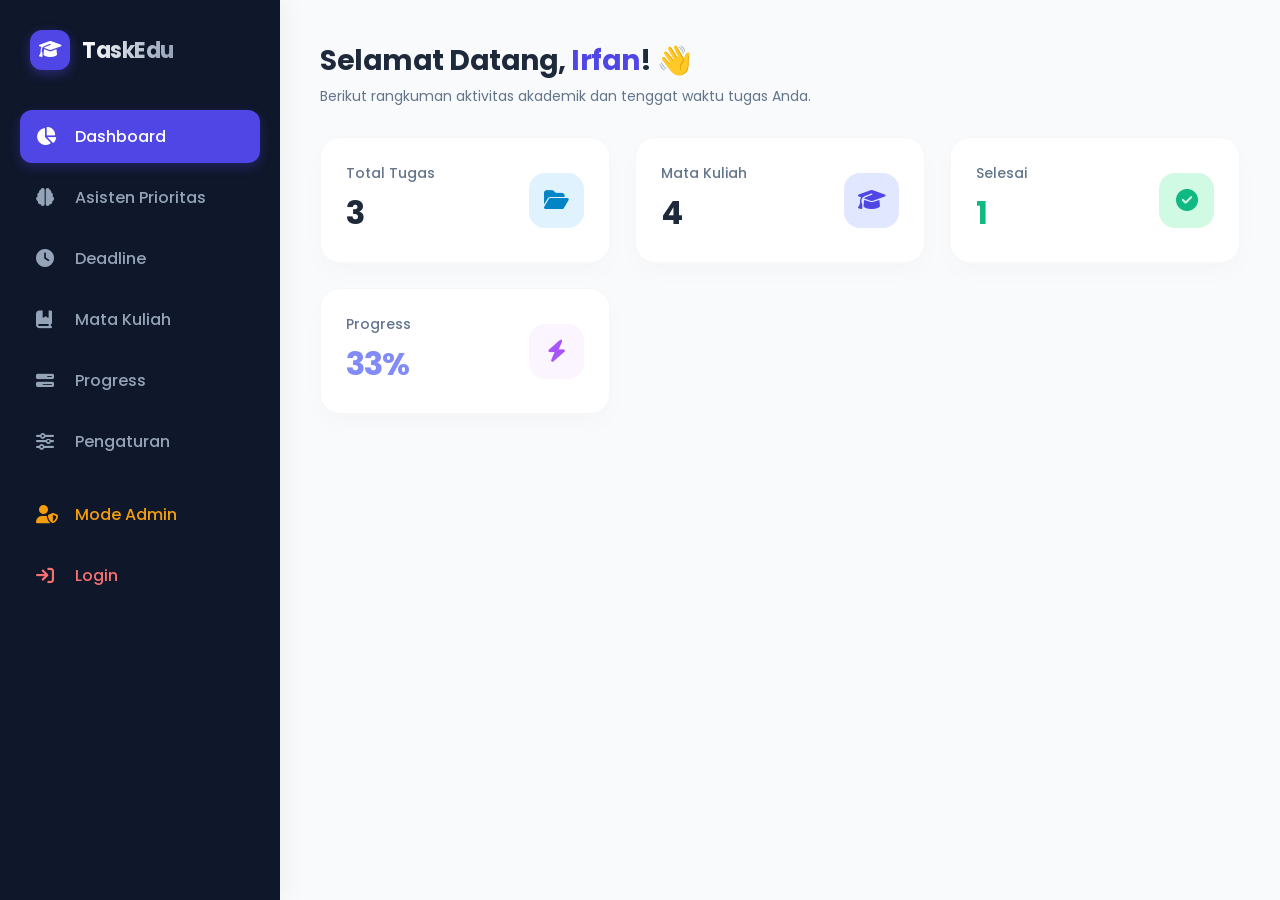
<file: index.html>
<!DOCTYPE html>
<html lang="id">
<head>
<meta charset="UTF-8">
<meta name="viewport" content="width=device-width, initial-scale=1.0">
<title>TaskEdu - Premium Student Dashboard</title>

<link href="https://fonts.googleapis.com/css2?family=Poppins:wght@300;400;500;600;700&display=swap" rel="stylesheet">
<link rel="stylesheet" href="https://cdnjs.cloudflare.com/ajax/libs/font-awesome/6.4.0/css/all.min.css">
<link rel="stylesheet" href="style.css">
</head>

<body>

<div class="toast-container" id="toast-area"></div>

<div class="sidebar">
    <div class="logo-container">
        <div class="logo-icon"><i class="fa-solid fa-graduation-cap"></i></div>
        <div class="logo-text">TaskEdu</div>
    </div>
    <ul class="menu">
        <li class="active" onclick="showPage('dashboard',this)"><i class="fa-solid fa-chart-pie"></i> Dashboard</li>
        <li onclick="showPage('tugas',this)"><i class="fa-solid fa-brain"></i> Asisten Prioritas</li>
        <li onclick="showPage('deadline',this)"><i class="fa-solid fa-clock"></i> Deadline</li>
        <li onclick="showPage('matakuliah',this)"><i class="fa-solid fa-book-bookmark"></i> Mata Kuliah</li>
        <li onclick="showPage('progress',this)"><i class="fa-solid fa-bars-progress"></i> Progress</li>
        <li onclick="showPage('pengaturan',this)"><i class="fa-solid fa-sliders"></i> Pengaturan</li>
        <li onclick="window.location.href='admin.html'" style="margin-top: 20px; color: #f59e0b;"><i class="fa-solid fa-user-shield"></i> Mode Admin</li>
        <li onclick="window.location.href='login.html'" style="color: #f87171;"><i class="fa-solid fa-arrow-right-to-bracket"></i> Login</li>
    </ul>
</div>

<div class="main-content">

    <div id="dashboard" class="page active">
        <div class="page-header">
            <h1>Selamat Datang, <span id="dash-username" style="color:var(--primary)">Irfan</span>! 👋</h1>
            <p>Berikut rangkuman aktivitas akademik dan tenggat waktu tugas Anda.</p>
        </div>
        
        <div class="cards">
            <div class="card">
                <div class="card-info">
                    <h3>Total Tugas</h3>
                    <p id="count-total">0</p>
                </div>
                <div class="card-icon-box" style="background:#e0f2fe; color:#0284c7;"><i class="fa-solid fa-folder-open"></i></div>
            </div>
            <div class="card">
                <div class="card-info">
                    <h3>Mata Kuliah</h3>
                    <p>4</p>
                </div>
                <div class="card-icon-box" style="background:var(--primary-light); color:var(--primary)"><i class="fa-solid fa-graduation-cap"></i></div>
            </div>
            <div class="card">
                <div class="card-info">
                    <h3>Selesai</h3>
                    <p id="count-selesai" style="color:var(--success)">0</p>
                </div>
                <div class="card-icon-box" style="background:var(--success-light); color:var(--success)"><i class="fa-solid fa-circle-check"></i></div>
            </div>
            <div class="card">
                <div class="card-info">
                    <h3>Progress</h3>
                    <p id="count-progress" style="color:#818cf8">0%</p>
                </div>
                <div class="card-icon-box" style="background:#faf5ff; color:#a855f7;"><i class="fa-solid fa-bolt"></i></div>
            </div>
        </div>
    </div>

    <div id="tugas" class="page">
        <div class="page-header">
            <h1>Smart Priority Assistant 🤖</h1>
            <p>Tugas Anda telah diurutkan secara otomatis dari beban terberat dan deadline terdekat.</p>
        </div>
        
        <div class="form-inline" style="display: grid; grid-template-columns: repeat(auto-fit, minmax(150px, 1fr)); gap: 15px;">
            <div class="form-group">
                <label>Nama Tugas</label>
                <input type="text" id="task-name" placeholder="Misal: Paper AI">
            </div>
            <div class="form-group">
                <label>Mata Kuliah</label>
                <select id="task-course">
                    <option value="Kecerdasan Buatan|4">Kecerdasan Buatan (4 SKS)</option>
                    <option value="Jaringan Mobile|3">Jaringan Mobile (3 SKS)</option>
                    <option value="Basis Data|3">Basis Data (3 SKS)</option>
                    <option value="Metodologi Penelitian|2">Metodologi Penelitian (2 SKS)</option>
                </select>
            </div>
            <div class="form-group">
                <label>Deadline</label>
                <input type="date" id="task-date">
            </div>
            <div class="form-group">
                <label>Estimasi (Jam)</label>
                <input type="number" id="task-duration" placeholder="Jam" min="1">
            </div>
            <div class="form-group">
                <label>Kesulitan</label>
                <select id="task-difficulty">
                    <option value="3">Sulit</option>
                    <option value="2">Sedang</option>
                    <option value="1">Mudah</option>
                </select>
            </div>
            <button class="btn-primary" onclick="addTask()"><i class="fa-solid fa-plus"></i> Tambah</button>
        </div>

        <div class="table-container">
            <table>
                <thead>
                    <tr>
                        <th>Tugas Kuliah</th>
                        <th>Mata Kuliah</th>
                        <th>Sisa Waktu</th>
                        <th style="text-align:center">Skor AI</th>
                        <th style="text-align:center">Rekomendasi Tindakan</th>
                        <th>Status</th>
                        <th style="text-align:center">Aksi</th>
                    </tr>
                </thead>
                <tbody id="task-table-body">
                </tbody>
            </table>
        </div>
    </div>

    <div id="deadline" class="page">
        <div class="page-header">
            <h1>Kalender Tenggat Waktu</h1>
            <p>Daftar urutan deadline terdekat agar manajemen waktu Anda tetap terjadwal.</p>
        </div>
        <div class="deadline-grid" id="deadline-grid-container">
        </div>
    </div>

    <div id="matakuliah" class="page">
        <div class="page-header">
            <h1>Daftar Mata Kuliah</h1>
            <p>Semester berjalan saat ini.</p>
        </div>
        <div class="course-grid">
            <div class="course-card">
                <div>
                    <h3 style="font-size:18px; font-weight:600">Kecerdasan Buatan</h3>
                    <p style="color: var(--text-muted); font-size:13px; margin-top:5px;">Bobot Kuliah: 4 SKS</p>
                </div>
                <i class="fa-solid fa-brain" style="font-size:24px; color:var(--primary)"></i>
            </div>
            <div class="course-card">
                <div>
                    <h3 style="font-size:18px; font-weight:600">Jaringan Mobile</h3>
                    <p style="color: var(--text-muted); font-size:13px; margin-top:5px;">Bobot Kuliah: 3 SKS</p>
                </div>
                <i class="fa-solid fa-network-wired" style="font-size:24px; color:#ec4899"></i>
            </div>
            <div class="course-card">
                <div>
                    <h3 style="font-size:18px; font-weight:600">Basis Data</h3>
                    <p style="color: var(--text-muted); font-size:13px; margin-top:5px;">Bobot Kuliah: 3 SKS</p>
                </div>
                <i class="fa-solid fa-database" style="font-size:24px; color:#f59e0b"></i>
            </div>
        </div>
    </div>

    <div id="progress" class="page">
        <div class="page-header">
            <h1>Analitik Progres Akademik</h1>
            <p>Metrik performa penyelesaian kewajiban akademik.</p>
        </div>
        <div class="progress-box">
            <h3 style="font-weight:600; font-size:16px">Rasio Penyelesaian Tugas Global</h3>
            <div class="progress-bar">
                <div class="progress-fill" id="main-progress-fill"></div>
            </div>
            <p id="main-progress-text" style="font-weight:500; font-size:14px; color:var(--text-main);">
                0% Tugas Selesai
            </p>
        </div>
    </div>

    <div id="pengaturan" class="page">
        <div class="page-header">
            <h1>Pengaturan Akun</h1>
            <p>Konfigurasi data profil pengguna aplikasi.</p>
        </div>
        <div class="form-box" style="background:white; padding:30px; border-radius:20px; box-shadow:0 10px 25px rgba(0,0,0,0.02)">
            <div class="form-group" style="margin-bottom:20px">
                <label>Nama Lengkap</label>
                <input type="text" id="input-nama" value="Irfan" style="background:none">
            </div>
            <div class="form-group" style="margin-bottom:20px">
                <label>Alamat Email</label>
                <input type="email" value="irfan@email.com" style="background:none">
            </div>
            <button class="btn-primary" onclick="saveSettings()"><i class="fa-solid fa-check"></i> Perbarui Profil</button>
        </div>
    </div>

</div>

<script>
// Data awal mahasiswa (Sekarang mendukung kalkulasi Smart Priority)
let tasks = [
    { id: 1, name: 'Model Jaringan Syaraf Tiruan', course: 'Kecerdasan Buatan', sks: 4, date: '2026-07-02', duration: 12, difficulty: 3, status: 'pending' },
    { id: 2, name: 'Konfigurasi Routing OSPF', course: 'Jaringan Mobile', sks: 3, date: '2026-07-10', duration: 4, difficulty: 2, status: 'pending' },
    { id: 3, name: 'Desain ERD Apotek', course: 'Basis Data', sks: 3, date: '2026-07-05', duration: 2, difficulty: 1, status: 'done' }
];

function showPage(pageId, element){
    document.querySelectorAll('.page').forEach(page=> page.classList.remove('active'));
    document.getElementById(pageId).classList.add('active');
    document.querySelectorAll('.menu li').forEach(menu=> menu.classList.remove('active'));
    element.classList.add('active');
}

function triggerToast(message, icon = "fa-circle-check") {
    const area = document.getElementById('toast-area');
    const toast = document.createElement('div');
    toast.className = 'toast';
    toast.innerHTML = `<i class="fa-solid ${icon}"></i> <span>${message}</span>`;
    area.appendChild(toast);
    setTimeout(() => toast.classList.add('show'), 100);
    setTimeout(() => {
        toast.classList.remove('show');
        setTimeout(() => toast.remove(), 400);
    }, 3000);
}

// ALGORITMA SMART PRIORITY ENGINE (Sinkron dengan Admin)
function calculatePriority(dateStr, duration, difficulty, sks) {
    const today = new Date();
    const deadline = new Date(dateStr);
    const timeDiff = deadline.getTime() - today.getTime();
    const daysRemaining = Math.max(0, Math.ceil(timeDiff / (1000 * 3600 * 24)));

    let urgency = daysRemaining <= 1 ? 40 : (daysRemaining <= 3 ? 32 : (daysRemaining <= 7 ? 20 : 10));
    let durationScore = Math.min(20, duration * 1.5);
    let difficultyScore = difficulty == 3 ? 20 : (difficulty == 2 ? 12 : 5);
    let sksScore = Math.min(20, sks * 5);

    const score = Math.round(urgency + durationScore + difficultyScore + sksScore);

    let label = "Bisa Ditunda 😴";
    let badge = "priority-low";
    if (score >= 70) { label = "KRITIKAL 🔥"; badge = "priority-high"; }
    else if (score >= 45) { label = "Cicil Kerja ⚡"; badge = "priority-medium"; }

    return { score, label, badge, days: daysRemaining };
}

function appEngineRender() {
    const tbody = document.getElementById('task-table-body');
    const deadlineGrid = document.getElementById('deadline-grid-container');
    
    tbody.innerHTML = "";
    deadlineGrid.innerHTML = "";
    let completedCount = 0;

    // Lakukan sorting otomatis: Tugas belum selesai & skor tertinggi ditaruh paling atas
    let sortedTasks = tasks.map(t => {
        return { ...t, analysis: calculatePriority(t.date, t.duration, t.difficulty, t.sks) };
    }).sort((a, b) => {
        if (a.status === b.status) return b.analysis.score - a.analysis.score;
        return a.status === 'done' ? 1 : -1;
    });

    sortedTasks.forEach(task => {
        if(task.status === 'done') completedCount++;

        const tr = document.createElement('tr');
        tr.innerHTML = `
            <td style="font-weight:600">${task.name}</td>
            <td><span style="color:var(--text-muted)">${task.course}</span> <small style="display:block;font-size:11px;color:var(--primary)">${task.sks} SKS</small></td>
            <td><strong>${task.analysis.days} Hari Lagi</strong><small style="display:block;font-size:11px;color:var(--text-muted)">${task.date}</small></td>
            <td style="text-align:center; font-weight:700; font-size:16px">${task.status === 'done' ? '-' : task.analysis.score}</td>
            <td style="text-align:center">
                ${task.status === 'done' ? '<span class="priority-badge" style="background:#e2e8f0;color:#64748b">Selesai</span>' : `<span class="priority-badge ${task.analysis.badge}">${task.analysis.label}</span>`}
            </td>
            <td>
                <span class="status-badge ${task.status}" onclick="toggleTaskStatus(${task.id})">
                    <i class="fa-solid ${task.status === 'done' ? 'fa-check-circle' : 'fa-circle-dot'}"></i>
                    ${task.status === 'done' ? 'Selesai' : 'Belum'}
                </span>
            </td>
            <td style="text-align:center">
                <button class="btn-delete" onclick="deleteTask(${task.id})"><i class="fa-regular fa-trash-can"></i></button>
            </td>
        `;
        tbody.appendChild(tr);

        if(task.status === 'pending') {
            const dCard = document.createElement('div');
            dCard.className = 'deadline-card';
            dCard.style.borderLeft = task.analysis.score >= 70 ? "6px solid var(--danger)" : "6px solid #f59e0b";
            dCard.innerHTML = `
                <h3 style="font-weight:600; font-size:16px">${task.name}</h3>
                <p style="color:var(--text-muted); font-size:13px">${task.course}</p>
                <p style="color:var(--danger); font-weight:600; font-size:14px; margin-top:15px">
                    <i class="fa-solid fa-hourglass-half"></i> ${task.analysis.days} Hari Lagi (${task.analysis.label})
                </p>
            `;
            deadlineGrid.appendChild(dCard);
        }
    });

    if(deadlineGrid.innerHTML === "") {
        deadlineGrid.innerHTML = `<p style="color:var(--text-muted);">🎉 Semua deadline aman atau telah diselesaikan!</p>`;
    }

    // Update Counter Atas
    const totalCount = tasks.length;
    const progressPercent = totalCount > 0 ? Math.round((completedCount / totalCount) * 100) : 0;

    document.getElementById('count-total').innerText = totalCount;
    document.getElementById('count-selesai').innerText = completedCount;
    document.getElementById('count-progress').innerText = progressPercent + "%";
    document.getElementById('main-progress-fill').style.width = progressPercent + "%";
    document.getElementById('main-progress-text').innerText = `${progressPercent}% Tugas Kuliah Telah Diselesaikan`;
}

function addTask() {
    const nameInput = document.getElementById('task-name');
    const courseData = document.getElementById('task-course').value.split('|');
    const dateInput = document.getElementById('task-date');
    const durationInput = document.getElementById('task-duration');
    const difficultyInput = document.getElementById('task-difficulty');

    if(!nameInput.value.trim() || !dateInput.value || !durationInput.value) {
        triggerToast("Gagal! Mohon lengkapi seluruh kolom.", "fa-circle-xmark");
        return;
    }

    tasks.push({
        id: Date.now(),
        name: nameInput.value,
        course: courseData[0],
        sks: parseInt(courseData[1]),
        date: dateInput.value,
        duration: parseInt(durationInput.value),
        difficulty: parseInt(difficultyInput.value),
        status: 'pending'
    });

    nameInput.value = "";
    dateInput.value = "";
    durationInput.value = "";
    appEngineRender();
    triggerToast("Tugas mandiri berhasil dimasukkan ke AI Assistant!");
}

function toggleTaskStatus(id) {
    tasks = tasks.map(t => {
        if(t.id === id) t.status = t.status === 'done' ? 'pending' : 'done';
        return t;
    });
    appEngineRender();
}

function deleteTask(id) {
    tasks = tasks.filter(t => t.id !== id);
    appEngineRender();
    triggerToast("Tugas berhasil dihapus.", "fa-trash-can");
}

function saveSettings() {
    const nameValue = document.getElementById('input-nama').value;
    if(nameValue.trim() !== "") {
        document.getElementById('dash-username').innerText = nameValue;
        triggerToast("Profil Anda berhasil diperbarui!");
    }
}

appEngineRender();
</script>
</body>
</html>
</file>
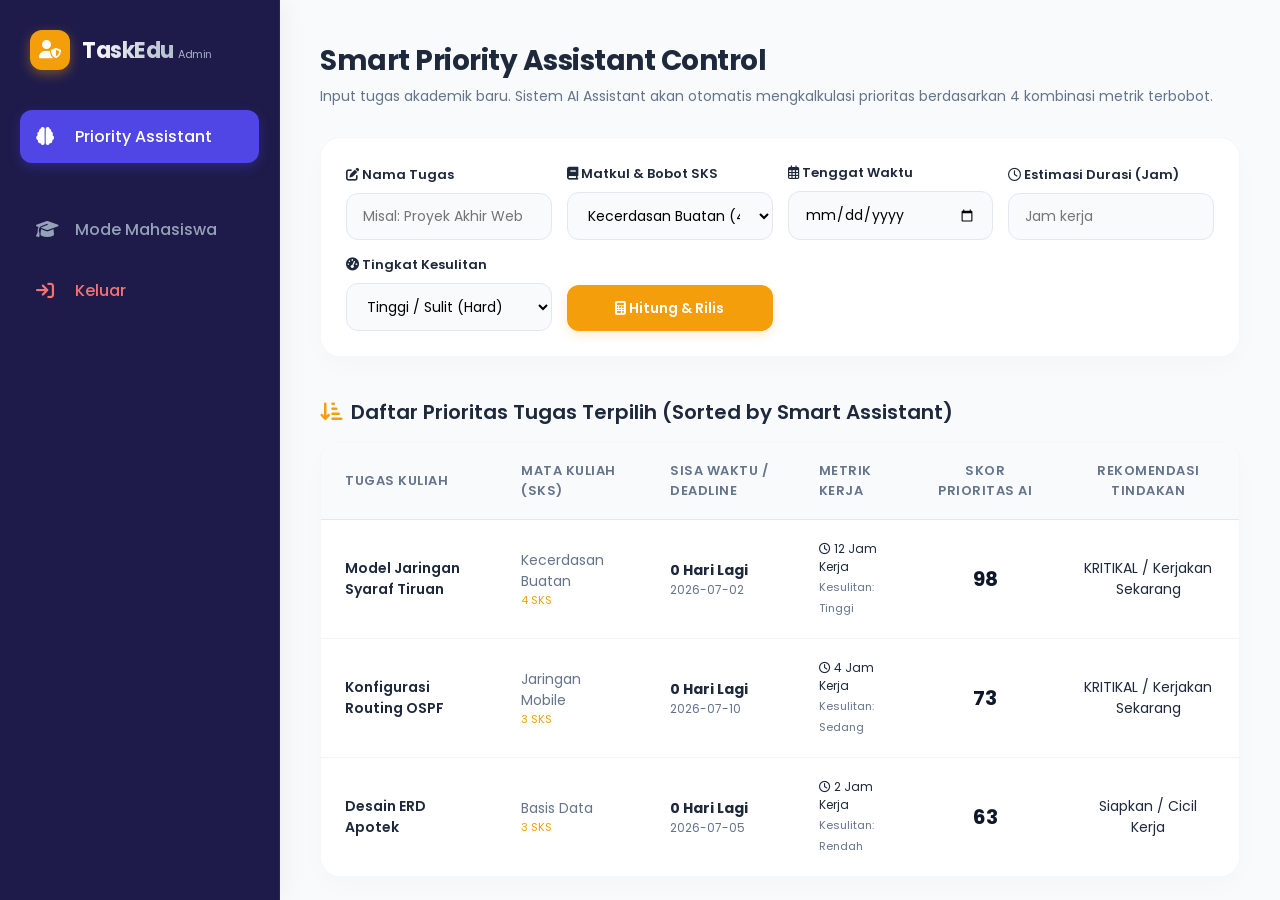
<file: Admin.html>
<!DOCTYPE html>
<html lang="id">
<head>
<meta charset="UTF-8">
<meta name="viewport" content="width=device-width, initial-scale=1.0">
<title>TaskEdu - Admin Panel & Smart Priority Assistant</title>

<link href="https://fonts.googleapis.com/css2?family=Poppins:wght@300;400;500;600;700&display=swap" rel="stylesheet">
<link rel="stylesheet" href="https://cdnjs.cloudflare.com/ajax/libs/font-awesome/6.4.0/css/all.min.css">
<link rel="stylesheet" href="Style.css">
</head>

<body>

<div class="toast-container" id="toast-area"></div>

<div class="sidebar" style="background: #1e1b4b; border-right: 1px solid rgba(255,255,255,0.05);">
    <div class="logo-container">
        <div class="logo-icon" style="background: #f59e0b; box-shadow: 0 4px 12px rgba(245, 158, 11, 0.4);"><i class="fa-solid fa-user-shield"></i></div>
        <div class="logo-text">TaskEdu <span style="font-size:11px; color:#f59e0b; block; font-weight:400">Admin</span></div>
    </div>
    <ul class="menu">
        <li class="active" onclick="showPage('admin-priority',this)"><i class="fa-solid fa-brain"></i> Priority Assistant</li>
        <li onclick="window.location.href='index.html'" style="margin-top: 40px; color: #94a3b8;"><i class="fa-solid fa-graduation-cap"></i> Mode Mahasiswa</li>
        <li onclick="window.location.href='login.html'" style="color: #f87171;"><i class="fa-solid fa-arrow-right-to-bracket"></i> Keluar</li>
    </ul>
</div>

<div class="main-content">

    <div id="admin-priority" class="page active">
        <div class="page-header">
            <h1>Smart Priority Assistant Control</h1>
            <p>Input tugas akademik baru. Sistem AI Assistant akan otomatis mengkalkulasi prioritas berdasarkan 4 kombinasi metrik terbobot.</p>
        </div>

        <div class="form-inline" style="align-items: flex-end; display: grid; grid-template-columns: repeat(auto-fit, minmax(180px, 1fr)); gap: 15px;">
            <div class="form-group">
                <label><i class="fa-solid fa-pen-to-square"></i> Nama Tugas</label>
                <input type="text" id="adm-task-name" placeholder="Misal: Proyek Akhir Web">
            </div>
            <div class="form-group">
                <label><i class="fa-solid fa-book"></i> Matkul & Bobot SKS</label>
                <select id="adm-task-course">
                    <option value="Kecerdasan Buatan|4">Kecerdasan Buatan (4 SKS)</option>
                    <option value="Jaringan Mobile|3">Jaringan Mobile (3 SKS)</option>
                    <option value="Basis Data|3">Basis Data (3 SKS)</option>
                    <option value="Metodologi Penelitian|2">Metodologi Penelitian (2 SKS)</option>
                </select>
            </div>
            <div class="form-group">
                <label><i class="fa-regular fa-calendar-days"></i> Tenggat Waktu</label>
                <input type="date" id="adm-task-date">
            </div>
            <div class="form-group">
                <label><i class="fa-regular fa-clock"></i> Estimasi Durasi (Jam)</label>
                <input type="number" id="adm-task-duration" placeholder="Jam kerja" min="1">
            </div>
            <div class="form-group">
                <label><i class="fa-solid fa-gauge-high"></i> Tingkat Kesulitan</label>
                <select id="adm-task-difficulty">
                    <option value="3">Tinggi / Sulit (Hard)</option>
                    <option value="2">Sedang (Medium)</option>
                    <option value="1">Rendah / Mudah (Easy)</option>
                </select>
            </div>
            <button class="btn-primary" onclick="processAdminTask()" style="background:#f59e0b; box-shadow: 0 4px 12px rgba(245, 158, 11, 0.2); height: 46px;">
                <i class="fa-solid fa-calculator"></i> Hitung & Rilis
            </button>
        </div>

        <div class="page-header" style="margin-top: 40px; margin-bottom: 15px;">
            <h2 style="font-size: 20px; font-weight: 600;"><i class="fa-solid fa-arrow-down-short-wide" style="color:#f59e0b; margin-right: 8px;"></i>Daftar Prioritas Tugas Terpilih (Sorted by Smart Assistant)</h2>
        </div>

        <div class="table-container">
            <table>
                <thead>
                    <tr>
                        <th>Tugas Kuliah</th>
                        <th>Mata Kuliah (SKS)</th>
                        <th>Sisa Waktu / Deadline</th>
                        <th>Metrik Kerja</th>
                        <th style="text-align:center">Skor Prioritas AI</th>
                        <th style="text-align:center">Rekomendasi Tindakan</th>
                    </tr>
                </thead>
                <tbody id="admin-priority-table">
                    </tbody>
            </table>
        </div>
    </div>

</div>

<script>
// Mock data awal tugas dengan 4 komponen parameter pendukung
let adminTasks = [
    { id: 1, name: 'Model Jaringan Syaraf Tiruan', course: 'Kecerdasan Buatan', sks: 4, date: '2026-07-02', duration: 12, difficulty: 3 },
    { id: 2, name: 'Konfigurasi Routing OSPF', course: 'Jaringan Mobile', sks: 3, date: '2026-07-10', duration: 4, difficulty: 2 },
    { id: 3, name: 'Desain ERD Apotek', course: 'Basis Data', sks: 3, date: '2026-07-05', duration: 2, difficulty: 1 }
];

function triggerToast(message, icon = "fa-circle-check") {
    const area = document.getElementById('toast-area');
    const toast = document.createElement('div');
    toast.className = 'toast';
    toast.innerHTML = `<i class="fa-solid ${icon}" style="color:#f59e0b"></i> <span>${message}</span>`;
    area.appendChild(toast);
    setTimeout(() => toast.classList.add('show'), 100);
    setTimeout(() => {
        toast.classList.remove('show');
        setTimeout(() => toast.remove(), 400);
    }, 3000);
}

// ALGORITMA UTAMA: SMART PRIORITY ASSISTANT (Weighted Decision Matrix)
function calculatePriorityScore(dateStr, duration, difficulty, sks) {
    const today = new Date();
    const deadline = new Date(dateStr);
    const timeDiff = deadline.getTime() - today.getTime();
    const daysRemaining = Math.max(0, Math.ceil(timeDiff / (1000 * 3600 * 24)));

    // 1. Sub-Skor Urgensi Waktu (Maksimal 40 Poin)
    let urgencyScore = 0;
    if (daysRemaining <= 1) urgencyScore = 40;
    else if (daysRemaining <= 3) urgencyScore = 32;
    else if (daysRemaining <= 7) urgencyScore = 20;
    else urgencyScore = 10;

    // 2. Sub-Skor Kompleksitas Durasi (Maksimal 20 Poin)
    // Kerja keras berdurasi lama (>10 jam) diprioritaskan lebih awal
    let durationScore = Math.min(20, duration * 1.5);

    // 3. Sub-Skor Tingkat Kesulitan (Maksimal 20 Poin)
    // Hard = 20, Medium = 12, Easy = 5
    let difficultyScore = difficulty == 3 ? 20 : (difficulty == 2 ? 12 : 5);

    // 4. Sub-Skor Bobot Mata Kuliah (Maksimal 20 Poin)
    // SKS tinggi memiliki konsekuensi nilai akademik lebih besar
    let sksScore = Math.min(20, sks * 5);

    // Total Akumulasi Skor Otomatis (Skala Maksimal 100)
    const totalScore = Math.round(urgencyScore + durationScore + difficultyScore + sksScore);

    // Tentukan Label Klasifikasi Status Rekomendasi Tindakan
    let label = "Rendah";
    let badgeClass = "priority-low";
    if (totalScore >= 70) {
        label = "KRITIKAL / Kerjakan Sekarang ";
        badgeClass = "priority-high";
    } else if (totalScore >= 45) {
        label = "Siapkan / Cicil Kerja ";
        badgeClass = "priority-medium";
    } else {
        label = "Bisa Ditunda ";
    }

    return { score: totalScore, label, badgeClass, days: daysRemaining };
}

// Render Table Terurut berdasarkan Skor Tertinggi
function renderPriorityEngine() {
    const tbody = document.getElementById('admin-priority-table');
    tbody.innerHTML = "";

    // Lakukan pemetaan skor dan pengurutan (Sorting Descending)
    let calculatedList = adminTasks.map(task => {
        const analysis = calculatePriorityScore(task.date, task.duration, task.difficulty, task.sks);
        return { ...task, analysis };
    }).sort((a, b) => b.analysis.score - a.analysis.score);

    calculatedList.forEach(task => {
        const tr = document.createElement('tr');
        tr.innerHTML = `
            <td style="font-weight:600">${task.name}</td>
            <td><span style="color:var(--text-muted)">${task.course}</span> <small style="display:block; font-size:11px; color:#f59e0b">${task.sks} SKS</small></td>
            <td><strong>${task.analysis.days} Hari Lagi</strong><small style="display:block; font-size:12px; color:var(--text-muted)">${task.date}</small></td>
            <td>
                <span style="font-size:12px; display:block; color:var(--text-main)"><i class="fa-regular fa-clock"></i> ${task.duration} Jam Kerja</span>
                <span style="font-size:11px; color:var(--text-muted)">Kesulitan: ${task.difficulty == 3 ? 'Tinggi' : (task.difficulty == 2 ? 'Sedang' : 'Rendah')}</span>
            </td>
            <td style="text-align:center">
                <div style="font-size:20px; font-weight:700; color:var(--bg-sidebar)">${task.analysis.score}</div>
            </td>
            <td style="text-align:center">
                <span class="priority-badge ${task.analysis.badgeClass}">${task.analysis.label}</span>
            </td>
        `;
        tbody.appendChild(tr);
    });
}

// Proses Penambahan Tugas Kuliah & Deadline Baru oleh Admin
function processAdminTask() {
    const name = document.getElementById('adm-task-name').value;
    const courseData = document.getElementById('adm-task-course').value.split('|');
    const date = document.getElementById('adm-task-date').value;
    const duration = document.getElementById('adm-task-duration').value;
    const difficulty = document.getElementById('adm-task-difficulty').value;

    if (!name.trim() || !date || !duration) {
        triggerToast("Mohon isi seluruh parameter penilaian tugas!", "fa-circle-xmark");
        return;
    }

    const newTask = {
        id: Date.now(),
        name: name,
        course: courseData[0],
        sks: parseInt(courseData[1]),
        date: date,
        duration: parseInt(duration),
        difficulty: parseInt(difficulty)
    };

    adminTasks.push(newTask);
    
    // Reset Form Input
    document.getElementById('adm-task-name').value = "";
    document.getElementById('adm-task-date').value = "";
    document.getElementById('adm-task-duration').value = "";

    renderPriorityEngine();
    triggerToast("Tugas berhasil dikalkulasi & diprioritaskan!");
}

// Jalankan Engine saat Load Awal
renderPriorityEngine();
</script>
</body>
</html>
</file>
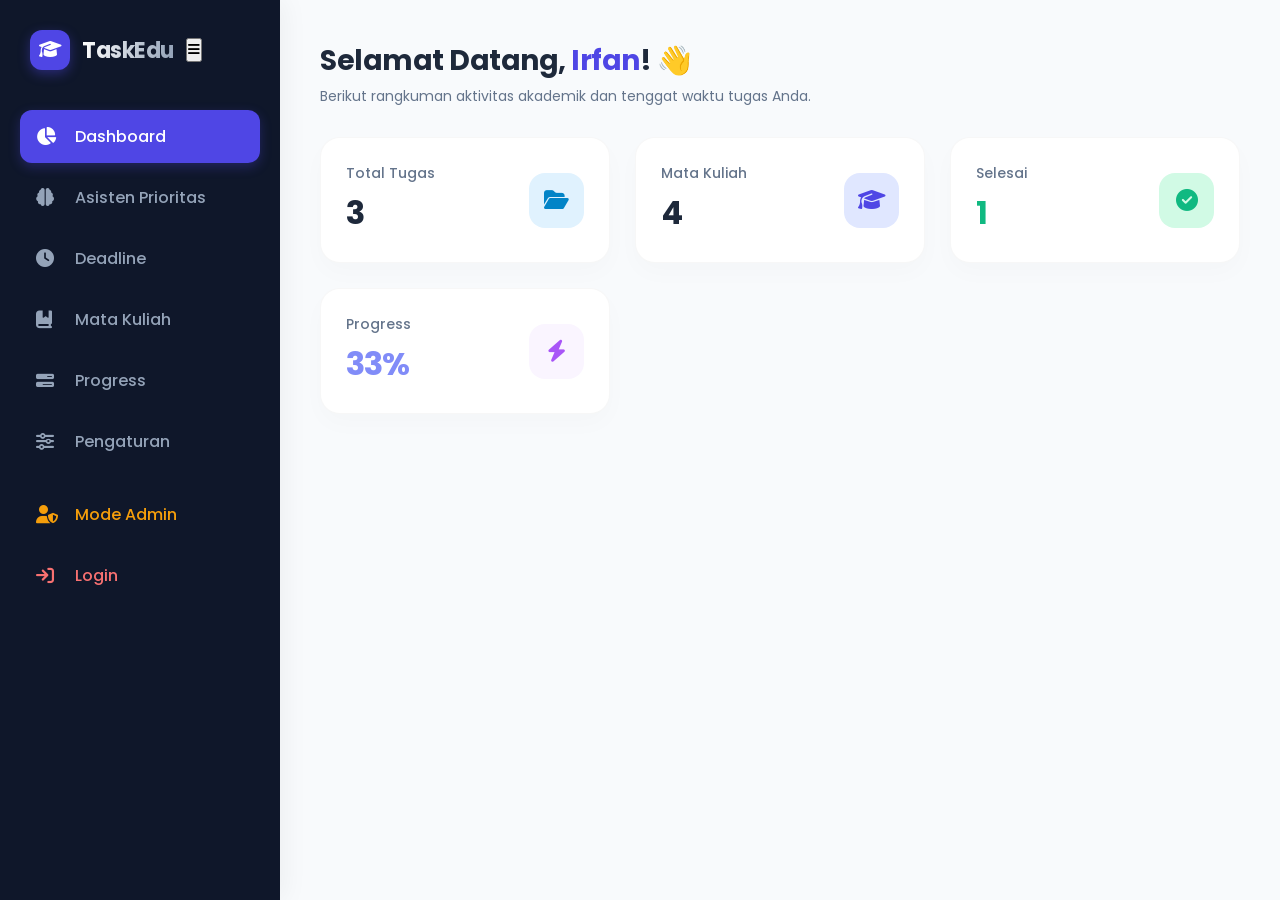
<file: admin.html>
<!DOCTYPE html>
<html lang="id">
<head>
<meta charset="UTF-8">
<meta name="viewport" content="width=device-width, initial-scale=1.0">
<title>TaskEdu - Premium Student Dashboard</title>

<link href="https://fonts.googleapis.com/css2?family=Poppins:wght@300;400;500;600;700&display=swap" rel="stylesheet">
<link rel="stylesheet" href="https://cdnjs.cloudflare.com/ajax/libs/font-awesome/6.4.0/css/all.min.css">
<link rel="stylesheet" href="style.css">
</head>

<body>

<div class="toast-container" id="toast-area"></div>

<div class="sidebar">
    <div class="logo-container">
        <div style="display: flex; align-items: center; gap: 12px;">
            <div class="logo-icon"><i class="fa-solid fa-graduation-cap"></i></div>
            <div class="logo-text">TaskEdu</div>
        </div>
        <button class="hamburger-toggle" onclick="toggleMobileMenu()">
            <i class="fa-solid fa-bars"></i>
        </button>
    </div>
    <ul class="menu">
        <li class="active" onclick="showPage('dashboard',this)"><i class="fa-solid fa-chart-pie"></i> Dashboard</li>
        <li onclick="showPage('tugas',this)"><i class="fa-solid fa-brain"></i> Asisten Prioritas</li>
        <li onclick="showPage('deadline',this)"><i class="fa-solid fa-clock"></i> Deadline</li>
        <li onclick="showPage('matakuliah',this)"><i class="fa-solid fa-book-bookmark"></i> Mata Kuliah</li>
        <li onclick="showPage('progress',this)"><i class="fa-solid fa-bars-progress"></i> Progress</li>
        <li onclick="showPage('pengaturan',this)"><i class="fa-solid fa-sliders"></i> Pengaturan</li>
        <li onclick="window.location.href='admin.html'" style="margin-top: 20px; color: #f59e0b;"><i class="fa-solid fa-user-shield"></i> Mode Admin</li>
        <li onclick="window.location.href='login.html'" style="color: #f87171;"><i class="fa-solid fa-arrow-right-to-bracket"></i> Login</li>
    </ul>
</div>

<div class="main-content">

    <div id="dashboard" class="page active">
        <div class="page-header">
            <h1>Selamat Datang, <span id="dash-username" style="color:var(--primary)">Irfan</span>! 👋</h1>
            <p>Berikut rangkuman aktivitas akademik dan tenggat waktu tugas Anda.</p>
        </div>
        
        <div class="cards">
            <div class="card">
                <div class="card-info">
                    <h3>Total Tugas</h3>
                    <p id="count-total">0</p>
                </div>
                <div class="card-icon-box" style="background:#e0f2fe; color:#0284c7;"><i class="fa-solid fa-folder-open"></i></div>
            </div>
            <div class="card">
                <div class="card-info">
                    <h3>Mata Kuliah</h3>
                    <p>4</p>
                </div>
                <div class="card-icon-box" style="background:var(--primary-light); color:var(--primary)"><i class="fa-solid fa-graduation-cap"></i></div>
            </div>
            <div class="card">
                <div class="card-info">
                    <h3>Selesai</h3>
                    <p id="count-selesai" style="color:var(--success)">0</p>
                </div>
                <div class="card-icon-box" style="background:var(--success-light); color:var(--success)"><i class="fa-solid fa-circle-check"></i></div>
            </div>
            <div class="card">
                <div class="card-info">
                    <h3>Progress</h3>
                    <p id="count-progress" style="color:#818cf8">0%</p>
                </div>
                <div class="card-icon-box" style="background:#faf5ff; color:#a855f7;"><i class="fa-solid fa-bolt"></i></div>
            </div>
        </div>
    </div>

    <div id="tugas" class="page">
        <div class="page-header">
            <h1>Smart Priority Assistant 🧠</h1>
            <p>Tugas Anda telah diurutkan secara otomatis dari beban terberat dan deadline terdekat.</p>
        </div>
        
        <div class="form-inline" style="display: grid; grid-template-columns: repeat(auto-fit, minmax(150px, 1fr)); gap: 15px;">
            <div class="form-group">
                <label>Nama Tugas</label>
                <input type="text" id="task-name" placeholder="Misal: Paper AI">
            </div>
            <div class="form-group">
                <label>Mata Kuliah</label>
                <select id="task-course">
                    <option value="Kecerdasan Buatan|4">Kecerdasan Buatan (4 SKS)</option>
                    <option value="Jaringan Mobile|3">Jaringan Mobile (3 SKS)</option>
                    <option value="Basis Data|3">Basis Data (3 SKS)</option>
                    <option value="Metodologi Penelitian|2">Metodologi Penelitian (2 SKS)</option>
                </select>
            </div>
            <div class="form-group">
                <label>Deadline</label>
                <input type="date" id="task-date">
            </div>
            <div class="form-group">
                <label>Estimasi (Jam)</label>
                <input type="number" id="task-duration" placeholder="Jam" min="1">
            </div>
            <div class="form-group">
                <label>Kesulitan</label>
                <select id="task-difficulty">
                    <option value="3">Sulit</option>
                    <option value="2">Sedang</option>
                    <option value="1">Mudah</option>
                </select>
            </div>
            <button class="btn-primary" onclick="addTask()"><i class="fa-solid fa-plus"></i> Tambah</button>
        </div>

        <div class="table-container">
            <table>
                <thead>
                    <tr>
                        <th>Tugas Kuliah</th>
                        <th>Mata Kuliah</th>
                        <th>Sisa Waktu</th>
                        <th style="text-align:center">Skor AI</th>
                        <th style="text-align:center">Rekomendasi Tindakan</th>
                        <th>Status</th>
                        <th style="text-align:center">Aksi</th>
                    </tr>
                </thead>
                <tbody id="task-table-body">
                </tbody>
            </table>
        </div>
    </div>

    <div id="deadline" class="page">
        <div class="page-header">
            <h1>Kalender Tenggat Waktu</h1>
            <p>Daftar urutan deadline terdekat agar manajemen waktu Anda tetap terjadwal.</p>
        </div>
        <div class="deadline-grid" id="deadline-grid-container">
        </div>
    </div>

    <div id="matakuliah" class="page">
        <div class="page-header">
            <h1>Daftar Mata Kuliah</h1>
            <p>Semester berjalan saat ini.</p>
        </div>
        <div class="course-grid">
            <div class="course-card">
                <div>
                    <h3 style="font-size:18px; font-weight:600">Kecerdasan Buatan</h3>
                    <p style="color: var(--text-muted); font-size:13px; margin-top:5px;">Bobot Kuliah: 4 SKS</p>
                </div>
                <i class="fa-solid fa-brain" style="font-size:24px; color:var(--primary)"></i>
            </div>
            <div class="course-card">
                <div>
                    <h3 style="font-size:18px; font-weight:600">Jaringan Mobile</h3>
                    <p style="color: var(--text-muted); font-size:13px; margin-top:5px;">Bobot Kuliah: 3 SKS</p>
                </div>
                <i class="fa-solid fa-network-wired" style="font-size:24px; color:#ec4899"></i>
            </div>
            <div class="course-card">
                <div>
                    <h3 style="font-size:18px; font-weight:600">Basis Data</h3>
                    <p style="color: var(--text-muted); font-size:13px; margin-top:5px;">Bobot Kuliah: 3 SKS</p>
                </div>
                <i class="fa-solid fa-database" style="font-size:24px; color:#f59e0b"></i>
            </div>
        </div>
    </div>

    <div id="progress" class="page">
        <div class="page-header">
            <h1>Analitik Progres Akademik</h1>
            <p>Metrik performa penyelesaian kewajiban akademik.</p>
        </div>
        <div class="progress-box">
            <h3 style="font-weight:600; font-size:16px">Rasio Penyelesaian Tugas Global</h3>
            <div class="progress-bar">
                <div class="progress-fill" id="main-progress-fill"></div>
            </div>
            <p id="main-progress-text" style="font-weight:500; font-size:14px; color:var(--text-main);">
                0% Tugas Selesai
            </p>
        </div>
    </div>

    <div id="pengaturan" class="page">
        <div class="page-header">
            <h1>Pengaturan Akun</h1>
            <p>Konfigurasi data profil pengguna aplikasi.</p>
        </div>
        <div class="form-box" style="background:white; padding:30px; border-radius:20px; box-shadow:0 10px 25px rgba(0,0,0,0.02)">
            <div class="form-group" style="margin-bottom:20px">
                <label>Nama Lengkap</label>
                <input type="text" id="input-nama" value="Irfan" style="background:none">
            </div>
            <div class="form-group" style="margin-bottom:20px">
                <label>Alamat Email</label>
                <input type="email" value="irfan@email.com" style="background:none">
            </div>
            <button class="btn-primary" onclick="saveSettings()"><i class="fa-solid fa-check"></i> Perbarui Profil</button>
        </div>
    </div>

</div>

<script>
// Data awal mahasiswa
let tasks = [
    { id: 1, name: 'Model Jaringan Syaraf Tiruan', course: 'Kecerdasan Buatan', sks: 4, date: '2026-07-02', duration: 12, difficulty: 3, status: 'pending' },
    { id: 2, name: 'Konfigurasi Routing OSPF', course: 'Jaringan Mobile', sks: 3, date: '2026-07-10', duration: 4, difficulty: 2, status: 'pending' },
    { id: 3, name: 'Desain ERD Apotek', course: 'Basis Data', sks: 3, date: '2026-07-05', duration: 2, difficulty: 1, status: 'done' }
];

function showPage(pageId, element){
    document.querySelectorAll('.page').forEach(page=> page.classList.remove('active'));
    document.getElementById(pageId).classList.add('active');
    document.querySelectorAll('.menu li').forEach(menu=> menu.classList.remove('active'));
    element.classList.add('active');

    // Menutup menu drop-down di HP secara otomatis setelah halaman dipilih
    const mobileMenu = document.querySelector('.menu');
    if (mobileMenu) {
        mobileMenu.classList.remove('show-menu');
    }
}

// Fungsi Baru: Membuka dan menutup navigasi menu garis 3 di HP
function toggleMobileMenu() {
    const menu = document.querySelector('.menu');
    if (menu) {
        menu.classList.toggle('show-menu');
    }
}

function triggerToast(message, icon = "fa-circle-check") {
    const area = document.getElementById('toast-area');
    const toast = document.createElement('div');
    toast.className = 'toast';
    toast.innerHTML = `<i class="fa-solid ${icon}"></i> <span>${message}</span>`;
    area.appendChild(toast);
    setTimeout(() => toast.classList.add('show'), 100);
    setTimeout(() => {
        toast.classList.remove('show');
        setTimeout(() => toast.remove(), 400);
    }, 3000);
}

// ALGORITMA SMART PRIORITY ENGINE (Sinkron dengan Admin)
function calculatePriority(dateStr, duration, difficulty, sks) {
    const today = new Date();
    const deadline = new Date(dateStr);
    const timeDiff = deadline.getTime() - today.getTime();
    const daysRemaining = Math.max(0, Math.ceil(timeDiff / (1000 * 3600 * 24)));

    let urgency = daysRemaining <= 1 ? 40 : (daysRemaining <= 3 ? 32 : (daysRemaining <= 7 ? 20 : 10));
    let durationScore = Math.min(20, duration * 1.5);
    let difficultyScore = difficulty == 3 ? 20 : (difficulty == 2 ? 12 : 5);
    let sksScore = Math.min(20, sks * 5);

    const score = Math.round(urgency + durationScore + difficultyScore + sksScore);

    let label = "Bisa Ditunda 💤";
    let badge = "priority-low";
    if (score >= 70) { label = "KRITIKAL 🚨"; badge = "priority-high"; }
    else if (score >= 45) { label = "Cicil Kerja ⏳"; badge = "priority-medium"; }

    return { score, label, badge, days: daysRemaining };
}

function appEngineRender() {
    const tbody = document.getElementById('task-table-body');
    const deadlineGrid = document.getElementById('deadline-grid-container');
    
    tbody.innerHTML = "";
    deadlineGrid.innerHTML = "";
    let completedCount = 0;

    let sortedTasks = tasks.map(t => {
        return { ...t, analysis: calculatePriority(t.date, t.duration, t.difficulty, t.sks) };
    }).sort((a, b) => {
        if (a.status === b.status) return b.analysis.score - a.analysis.score;
        return a.status === 'done' ? 1 : -1;
    });

    sortedTasks.forEach(task => {
        if(task.status === 'done') completedCount++;

        const tr = document.createElement('tr');
        tr.innerHTML = `
            <td style="font-weight:600">${task.name}</td>
            <td><span style="color:var(--text-muted)">${task.course}</span> <small style="display:block;font-size:11px;color:var(--primary)">${task.sks} SKS</small></td>
            <td><strong>${task.analysis.days} Hari Lagi</strong><small style="display:block;font-size:11px;color:var(--text-muted)">${task.date}</small></td>
            <td style="text-align:center; font-weight:700; font-size:16px">${task.status === 'done' ? '-' : task.analysis.score}</td>
            <td style="text-align:center">
                ${task.status === 'done' ? '<span class="priority-badge" style="background:#e2e8f0;color:#64748b">Selesai</span>' : `<span class="priority-badge ${task.analysis.badge}">${task.analysis.label}</span>`}
            </td>
            <td>
                <span class="status-badge ${task.status}" onclick="toggleTaskStatus(${task.id})">
                    <i class="fa-solid ${task.status === 'done' ? 'fa-check-circle' : 'fa-circle-dot'}"></i>
                    ${task.status === 'done' ? 'Selesai' : 'Belum'}
                </span>
            </td>
            <td style="text-align:center">
                <button class="btn-delete" onclick="deleteTask(${task.id})"><i class="fa-regular fa-trash-can"></i></button>
            </td>
        `;
        tbody.appendChild(tr);

        if(task.status === 'pending') {
            const dCard = document.createElement('div');
            dCard.className = 'deadline-card';
            dCard.style.borderLeft = task.analysis.score >= 70 ? "6px solid var(--danger)" : "6px solid #f59e0b";
            dCard.innerHTML = `
                <h3 style="font-weight:600; font-size:16px">${task.name}</h3>
                <p style="color:var(--text-muted); font-size:13px">${task.course}</p>
                <p style="color:var(--danger); font-weight:600; font-size:14px; margin-top:15px">
                    <i class="fa-solid fa-hourglass-half"></i> ${task.analysis.days} Hari Lagi (${task.analysis.label})
                </p>
            `;
            deadlineGrid.appendChild(dCard);
        }
    });

    if(deadlineGrid.innerHTML === "") {
        deadlineGrid.innerHTML = `<p style="color:var(--text-muted);">🎉 Semua deadline aman atau telah diselesaikan!</p>`;
    }

    const totalCount = tasks.length;
    const progressPercent = totalCount > 0 ? Math.round((completedCount / totalCount) * 100) : 0;

    document.getElementById('count-total').innerText = totalCount;
    document.getElementById('count-selesai').innerText = completedCount;
    document.getElementById('count-progress').innerText = progressPercent + "%";
    document.getElementById('main-progress-fill').style.width = progressPercent + "%";
    document.getElementById('main-progress-text').innerText = `${progressPercent}% Tugas Kuliah Telah Diselesaikan`;
}

function addTask() {
    const nameInput = document.getElementById('task-name');
    const courseData = document.getElementById('task-course').value.split('|');
    const dateInput = document.getElementById('task-date');
    const durationInput = document.getElementById('task-duration');
    const difficultyInput = document.getElementById('task-difficulty');

    if(!nameInput.value.trim() || !dateInput.value || !durationInput.value) {
        triggerToast("Gagal! Mohon lengkapi seluruh kolom.", "fa-circle-xmark");
        return;
    }

    tasks.push({
        id: Date.now(),
        name: nameInput.value,
        course: courseData[0],
        sks: parseInt(courseData[1]),
        date: dateInput.value,
        duration: parseInt(durationInput.value),
        difficulty: parseInt(difficultyInput.value),
        status: 'pending'
    });

    nameInput.value = "";
    dateInput.value = "";
    durationInput.value = "";
    appEngineRender();
    triggerToast("Tugas mandiri berhasil dimasukkan ke AI Assistant!");
}

function toggleTaskStatus(id) {
    tasks = tasks.map(t => {
        if(t.id === id) t.status = t.status === 'done' ? 'pending' : 'done';
        return t;
    });
    appEngineRender();
}

function deleteTask(id) {
    tasks = tasks.filter(t => t.id !== id);
    appEngineRender();
    triggerToast("Tugas berhasil dihapus.", "fa-trash-can");
}

function saveSettings() {
    const nameValue = document.getElementById('input-nama').value;
    if(nameValue.trim() !== "") {
        document.getElementById('dash-username').innerText = nameValue;
        triggerToast("Profil Anda berhasil diperbarui!");
    }
}

appEngineRender();
</script>
</body>
</html>
</file>
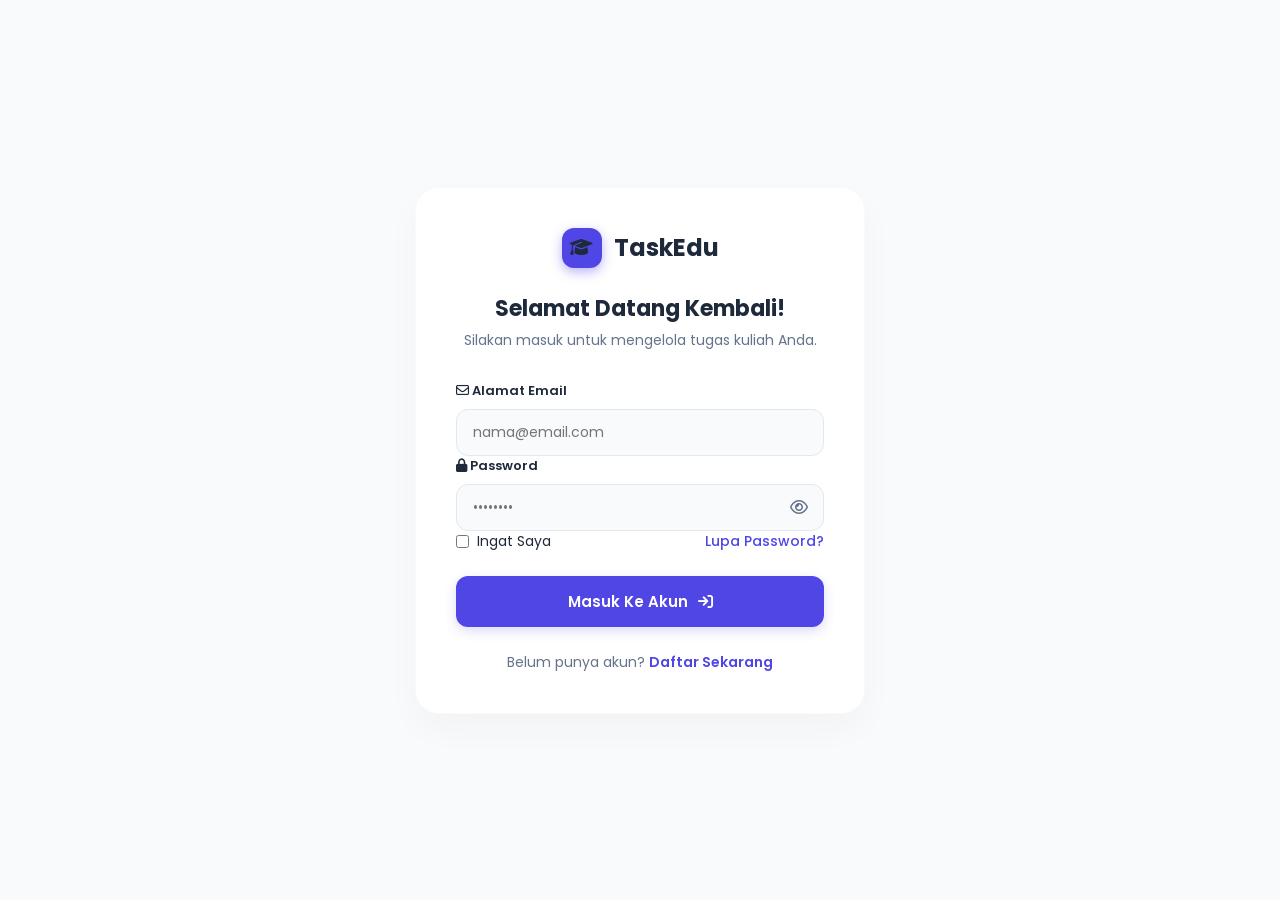
<file: Login.html>
<!DOCTYPE html>
<html lang="id">
<head>
    <meta charset="UTF-8">
    <meta name="viewport" content="width=device-width, initial-scale=1.0">
    <title>TaskEdu - Masuk ke Akun Anda</title>
    <link href="https://fonts.googleapis.com/css2?family=Poppins:wght@300;400;500;600;700&display=swap" rel="stylesheet">
    <link rel="stylesheet" href="https://cdnjs.cloudflare.com/ajax/libs/font-awesome/6.4.0/css/all.min.css">
    <link rel="stylesheet" href="Style.css">
</head>
<body>

    <div class="toast-container" id="toast-area"></div>

    <div class="login-container">
        <div class="login-card">
            <div class="brand-header">
                <div class="logo-icon"><i class="fa-solid fa-graduation-cap"></i></div>
                <div class="brand-name">TaskEdu</div>
            </div>
            
            <div class="auth-header">
                <h2>Selamat Datang Kembali!</h2>
                <p>Silakan masuk untuk mengelola tugas kuliah Anda.</p>
            </div>

            <form id="login-form" onsubmit="handleLogin(event)">
                <div class="form-group">
                    <label for="email"><i class="fa-regular fa-envelope"></i> Alamat Email</label>
                    <input type="email" id="email" placeholder="nama@email.com" required>
                </div>

                <div class="form-group">
                    <label for="password"><i class="fa-solid fa-lock"></i> Password</label>
                    <div class="password-wrapper">
                        <input type="password" id="password" placeholder="••••••••" required>
                        <i class="fa-regular fa-eye toggle-password" onclick="togglePasswordVisibility()"></i>
                    </div>
                </div>

                <div class="form-actions">
                    <label class="remember-me">
                        <input type="checkbox"> Ingat Saya
                    </label>
                    <a href="#" class="forgot-link" onclick="triggerToast('Fitur reset password belum tersedia.', 'fa-circle-info')">Lupa Password?</a>
                </div>

                <button type="submit" class="btn-submit" id="btn-text">
                    <span>Masuk Ke Akun</span> <i class="fa-solid fa-arrow-right-to-bracket"></i>
                </button>
            </form>

            <div class="auth-footer">
                Belum punya akun? <a href="#" onclick="triggerToast('Pendaftaran ditutup sementara oleh Admin.', 'fa-circle-xmark')">Daftar Sekarang</a>
            </div>
        </div>
    </div>

    <script>
        function togglePasswordVisibility() {
            const passwordInput = document.getElementById('password');
            const toggleIcon = document.querySelector('.toggle-password');
            if (passwordInput.type === 'password') {
                passwordInput.type = 'text';
                toggleIcon.classList.remove('fa-eye');
                toggleIcon.classList.add('fa-eye-slash');
            } else {
                passwordInput.type = 'password';
                toggleIcon.classList.remove('fa-eye-slash');
                toggleIcon.classList.add('fa-eye');
            }
        }

        function triggerToast(message, icon = "fa-circle-check") {
            const area = document.getElementById('toast-area');
            const toast = document.createElement('div');
            toast.className = 'toast';
            toast.innerHTML = `<i class="fa-solid ${icon}"></i> <span>${message}</span>`;
            
            area.appendChild(toast);
            setTimeout(() => toast.classList.add('show'), 100);
            
            setTimeout(() => {
                toast.classList.remove('show');
                setTimeout(() => toast.remove(), 400);
            }, 3000);
        }

        function handleLogin(event) {
            event.preventDefault();
            const submitBtn = document.getElementById('btn-text');

            submitBtn.innerHTML = `<span>Memproses...</span> <i class="fa-solid fa-spinner fa-spin"></i>`;
            submitBtn.style.opacity = "0.7";
            submitBtn.style.pointerEvents = "none";

            setTimeout(() => {
                triggerToast("Login Berhasil! Mengalihkan ke Dashboard...");
                setTimeout(() => {
                    window.location.href = 'index.html';
                }, 1200);
            }, 1500);
        }
    </script>
</body>
</html>
</file>
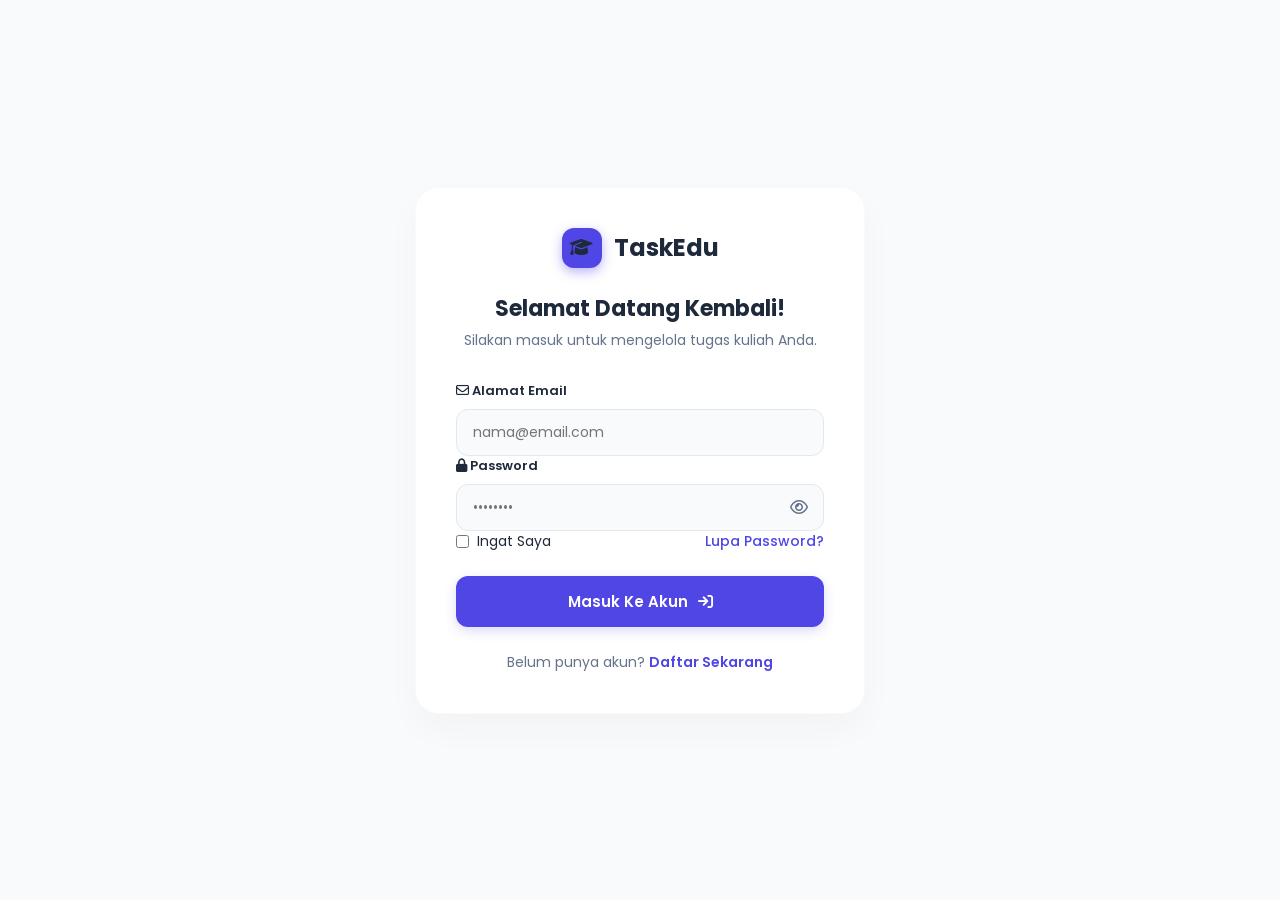
<file: login.html>
<!DOCTYPE html>
<html lang="id">
<head>
    <meta charset="UTF-8">
    <meta name="viewport" content="width=device-width, initial-scale=1.0">
    <title>TaskEdu - Masuk ke Akun Anda</title>
    <link href="https://fonts.googleapis.com/css2?family=Poppins:wght@300;400;500;600;700&display=swap" rel="stylesheet">
    <link rel="stylesheet" href="https://cdnjs.cloudflare.com/ajax/libs/font-awesome/6.4.0/css/all.min.css">
    <link rel="stylesheet" href="style.css">
</head>
<body>

    <div class="toast-container" id="toast-area"></div>

    <div class="login-container">
        <div class="login-card">
            <div class="brand-header">
                <div class="logo-icon"><i class="fa-solid fa-graduation-cap"></i></div>
                <div class="brand-name">TaskEdu</div>
            </div>
            
            <div class="auth-header">
                <h2>Selamat Datang Kembali!</h2>
                <p>Silakan masuk untuk mengelola tugas kuliah Anda.</p>
            </div>

            <form id="login-form" onsubmit="handleLogin(event)">
                <div class="form-group">
                    <label for="email"><i class="fa-regular fa-envelope"></i> Alamat Email</label>
                    <input type="email" id="email" placeholder="nama@email.com" required>
                </div>

                <div class="form-group">
                    <label for="password"><i class="fa-solid fa-lock"></i> Password</label>
                    <div class="password-wrapper">
                        <input type="password" id="password" placeholder="••••••••" required>
                        <i class="fa-regular fa-eye toggle-password" onclick="togglePasswordVisibility()"></i>
                    </div>
                </div>

                <div class="form-actions">
                    <label class="remember-me">
                        <input type="checkbox"> Ingat Saya
                    </label>
                    <a href="#" class="forgot-link" onclick="triggerToast('Fitur reset password belum tersedia.', 'fa-circle-info')">Lupa Password?</a>
                </div>

                <button type="submit" class="btn-submit" id="btn-text">
                    <span>Masuk Ke Akun</span> <i class="fa-solid fa-arrow-right-to-bracket"></i>
                </button>
            </form>

            <div class="auth-footer">
                Belum punya akun? <a href="#" onclick="triggerToast('Pendaftaran ditutup sementara oleh Admin.', 'fa-circle-xmark')">Daftar Sekarang</a>
            </div>
        </div>
    </div>

    <script>
        function togglePasswordVisibility() {
            const passwordInput = document.getElementById('password');
            const toggleIcon = document.querySelector('.toggle-password');
            if (passwordInput.type === 'password') {
                passwordInput.type = 'text';
                toggleIcon.classList.remove('fa-eye');
                toggleIcon.classList.add('fa-eye-slash');
            } else {
                passwordInput.type = 'password';
                toggleIcon.classList.remove('fa-eye-slash');
                toggleIcon.classList.add('fa-eye');
            }
        }

        function triggerToast(message, icon = "fa-circle-check") {
            const area = document.getElementById('toast-area');
            const toast = document.createElement('div');
            toast.className = 'toast';
            toast.innerHTML = `<i class="fa-solid ${icon}"></i> <span>${message}</span>`;
            
            area.appendChild(toast);
            setTimeout(() => toast.classList.add('show'), 100);
            
            setTimeout(() => {
                toast.classList.remove('show');
                setTimeout(() => toast.remove(), 400);
            }, 3000);
        }

        function handleLogin(event) {
            event.preventDefault();
            const submitBtn = document.getElementById('btn-text');

            submitBtn.innerHTML = `<span>Memproses...</span> <i class="fa-solid fa-spinner fa-spin"></i>`;
            submitBtn.style.opacity = "0.7";
            submitBtn.style.pointerEvents = "none";

            setTimeout(() => {
                triggerToast("Login Berhasil! Mengalihkan ke Dashboard...");
                setTimeout(() => {
                    window.location.href = 'index.html';
                }, 1200);
            }, 1500);
        }
    </script>
</body>
</html>
</file>
<file: style.css>
:root {
    --primary: #4f46e5;
    --primary-hover: #4338ca;
    --primary-light: #e0e7ff;
    --bg-main: #f8fafc;
    --bg-sidebar: #0f172a;
    --text-main: #1e293b;
    --text-muted: #64748b;
    --success: #10b981;
    --success-light: #d1fae5;
    --danger: #ef4444;
    --danger-light: #fee2e2;
    --border: #e2e8f0;
}

*{
    margin:0;
    padding:0;
    box-sizing:border-box;
    font-family:'Poppins',sans-serif;
}

body{
    display:flex;
    min-height:100vh;
    background: var(--bg-main);
    color: var(--text-main);
}

/* ==========================================================================
   HALAMAN LOGIN STYLES
   ========================================================================== */
.login-container {
    flex: 1;
    display: flex;
    align-items: center;
    justify-content: center;
    padding: 20px;
    background: var(--bg-main);
}

.login-card {
    background: white;
    padding: 40px;
    border-radius: 24px;
    box-shadow: 0 15px 35px rgba(0,0,0,0.03);
    width: 100%;
    max-width: 450px;
    border: 1px solid rgba(0,0,0,0.02);
}

.brand-header {
    display: flex;
    align-items: center;
    gap: 12px;
    justify-content: center;
    margin-bottom: 24px;
}

.brand-name {
    font-size: 24px;
    font-weight: 700;
    color: var(--text-main);
}

.auth-header {
    text-align: center;
    margin-bottom: 30px;
}

.auth-header h2 {
    font-size: 22px;
    font-weight: 700;
    color: var(--text-main);
}

.auth-header p {
    color: var(--text-muted);
    font-size: 14px;
    margin-top: 5px;
}

.password-wrapper {
    position: relative;
    display: flex;
    align-items: center;
}

.toggle-password {
    position: absolute;
    right: 16px;
    color: var(--text-muted);
    cursor: pointer;
}

.form-actions {
    display: flex;
    justify-content: space-between;
    align-items: center;
    margin-bottom: 24px;
    font-size: 14px;
}

.remember-me {
    display: flex;
    align-items: center;
    gap: 8px;
    color: var(--text-main);
    cursor: pointer;
}

.forgot-link {
    color: var(--primary);
    text-decoration: none;
    font-weight: 500;
}

.forgot-link:hover {
    text-decoration: underline;
}

.btn-submit {
    width: 100%;
    padding: 14px;
    border: none;
    background: var(--primary);
    color: white;
    border-radius: 12px;
    cursor: pointer;
    font-weight: 600;
    font-size: 15px;
    transition: all 0.2s;
    display: flex;
    align-items: center;
    justify-content: center;
    gap: 10px;
    box-shadow: 0 4px 12px rgba(79, 70, 229, 0.2);
}

.btn-submit:hover {
    background: var(--primary-hover);
    box-shadow: 0 6px 16px rgba(79, 70, 229, 0.3);
}

.auth-footer {
    text-align: center;
    margin-top: 25px;
    font-size: 14px;
    color: var(--text-muted);
}

.auth-footer a {
    color: var(--primary);
    text-decoration: none;
    font-weight: 600;
}

.auth-footer a:hover {
    text-decoration: underline;
}

/* ==========================================================================
   HALAMAN DASHBOARD STYLES
   ========================================================================== */
.sidebar{
    width:280px;
    background: var(--bg-sidebar);
    color: white;
    padding: 30px 20px;
    display: flex;
    flex-direction: column;
    box-shadow: 4px 0 25px rgba(0,0,0,0.05);
}

.logo-container {
    display: flex;
    align-items: center;
    gap: 12px;
    padding: 0 10px 40px 10px;
}

.logo-icon {
    background: var(--primary);
    width: 40px;
    height: 40px;
    border-radius: 12px;
    display: flex;
    align-items: center;
    justify-content: center;
    font-size: 18px;
    box-shadow: 0 4px 12px rgba(79, 70, 229, 0.4);
}

.logo-text {
    font-size: 22px;
    font-weight: 700;
    letter-spacing: -0.5px;
    background: linear-gradient(to right, #fff, #94a3b8);
    -webkit-background-clip: text;
    -webkit-text-fill-color: transparent;
}

.menu{
    list-style:none;
}

.menu li{
    padding: 14px 16px;
    margin-bottom: 8px;
    border-radius: 12px;
    cursor:pointer;
    transition: all .3s ease;
    display: flex;
    align-items: center;
    gap: 15px;
    color: #94a3b8;
    font-weight: 500;
}

.menu li i {
    font-size: 18px;
    width: 24px;
}

.menu li:hover {
    color: white;
    background: rgba(255,255,255,0.05);
}

.menu li.active{
    background: var(--primary);
    color: white;
    box-shadow: 0 4px 12px rgba(79, 70, 229, 0.3);
}

.main-content{
    flex:1;
    padding: 40px;
    max-height: 100vh;
    overflow-y: auto;
}

.page-header {
    margin-bottom: 30px;
}

.page-header h1 {
    font-size: 28px;
    font-weight: 700;
    letter-spacing: -0.5px;
}

.page-header p {
    color: var(--text-muted);
    font-size: 14px;
    margin-top: 4px;
}

.page{
    display:none;
    animation: slideUp 0.4s cubic-bezier(0.16, 1, 0.3, 1);
}

.page.active{
    display:block;
}

@keyframes slideUp {
    from { opacity: 0; transform: translateY(15px); }
    to { opacity: 1; transform: translateY(0); }
}

.cards{
    display:grid;
    grid-template-columns:repeat(auto-fit,minmax(220px,1fr));
    gap:25px;
}

.card{
    background:white;
    padding:25px;
    border-radius:20px;
    box-shadow:0 10px 25px rgba(0,0,0,0.02);
    border: 1px solid rgba(0,0,0,0.03);
    display: flex;
    align-items: center;
    justify-content: space-between;
    transition: transform 0.3s ease, box-shadow 0.3s ease;
}

.card:hover {
    transform: translateY(-5px);
    box-shadow: 0 15px 30px rgba(0,0,0,0.06);
}

.card-info h3{
    color: var(--text-muted);
    font-size: 14px;
    font-weight: 500;
}

.card-info p{
    font-size:32px;
    font-weight:700;
    color: var(--text-main);
    margin-top:5px;
    letter-spacing: -1px;
}

.card-icon-box {
    width: 55px;
    height: 55px;
    border-radius: 16px;
    display: flex;
    align-items: center;
    justify-content: center;
    font-size: 22px;
}

.form-inline {
    background: white;
    padding: 25px;
    border-radius: 20px;
    margin-bottom: 30px;
    display: flex;
    gap: 20px;
    flex-wrap: wrap;
    align-items: flex-end;
    box-shadow: 0 10px 25px rgba(0,0,0,0.02);
    border: 1px solid rgba(0,0,0,0.03);
}

.form-group {
    flex: 1;
    min-width: 180px;
}

.form-group label {
    font-size: 13px;
    font-weight: 600;
    color: var(--text-main);
    display: block;
    margin-bottom: 8px;
}

.form-group input, .form-group select {
    width: 100%;
    padding: 12px 16px;
    border: 1px solid var(--border);
    border-radius: 12px;
    outline: none;
    font-size: 14px;
    transition: all 0.3s;
    background: #f8fafc;
}

.form-group input:focus, .form-group select:focus {
    border-color: var(--primary);
    background: white;
    box-shadow: 0 0 0 4px var(--primary-light);
}

.table-container {
    background: white;
    border-radius: 20px;
    overflow: hidden;
    box-shadow: 0 10px 25px rgba(0,0,0,0.02);
    border: 1px solid rgba(0,0,0,0.03);
}

table{
    width:100%;
    border-collapse:collapse;
}

table th{
    background-color: #f8fafc;
    color: var(--text-muted);
    font-weight: 600;
    font-size: 13px;
    text-transform: uppercase;
    letter-spacing: 0.5px;
    padding: 18px 24px;
    border-bottom: 1px solid var(--border);
    text-align: left;
}

table td{
    padding: 20px 24px;
    border-bottom: 1px solid #f1f5f9;
    font-size: 14px;
}

table tr:last-child td {
    border-bottom: none;
}

table tr {
    transition: background 0.2s;
}

table tr:hover {
    background-color: #f8fafc;
}

.status-badge {
    padding: 6px 14px;
    border-radius: 50px;
    font-size: 12px;
    font-weight: 600;
    cursor: pointer;
    display: inline-flex;
    align-items: center;
    gap: 6px;
    transition: all 0.2s ease;
}

.status-badge.pending{
    background: var(--danger-light);
    color: var(--danger);
}

.status-badge.done{
    background: var(--success-light);
    color: var(--success);
}

.status-badge:hover {
    transform: scale(1.05);
}

.btn-delete {
    background: none;
    border: none;
    color: var(--text-muted);
    cursor: pointer;
    padding: 5px;
    border-radius: 8px;
    transition: all 0.2s;
}

.btn-delete:hover {
    color: var(--danger);
    background: var(--danger-light);
}

.deadline-grid, .course-grid{
    display:grid;
    grid-template-columns:repeat(auto-fit,minmax(280px,1fr));
    gap:25px;
}

.deadline-card{
    background:white;
    padding:25px;
    border-radius:20px;
    border-left:6px solid var(--danger);
    box-shadow: 0 10px 25px rgba(0,0,0,0.02);
    transition: .3s;
}

.deadline-card:hover {
    transform: translateY(-3px) scale(1.01);
    box-shadow: 0 12px 25px rgba(0,0,0,0.05);
}

.course-card{
    background:white;
    padding:25px;
    border-radius:20px;
    box-shadow: 0 10px 25px rgba(0,0,0,0.02);
    border-top: 5px solid var(--primary);
    transition: .3s;
    display: flex;
    justify-content: space-between;
    align-items: center;
}

.progress-box{
    background:white;
    padding:30px;
    border-radius:20px;
    box-shadow: 0 10px 25px rgba(0,0,0,0.02);
}

.progress-bar{
    width:100%;
    height:16px;
    background:#e2e8f0;
    border-radius:50px;
    margin: 20px 0;
    overflow: hidden;
}

.progress-fill{
    width: 0%;
    height:100%;
    background: linear-gradient(90deg, var(--primary), #818cf8);
    border-radius:50px;
    transition: width 0.8s cubic-bezier(0.4, 0, 0.2, 1);
}

.btn-primary {
    padding: 12px 28px;
    border: none;
    background: var(--primary);
    color: white;
    border-radius: 12px;
    cursor: pointer;
    font-weight: 600;
    font-size: 14px;
    transition: all 0.2s;
    box-shadow: 0 4px 12px rgba(79, 70, 229, 0.2);
}

.btn-primary:hover {
    background: var(--primary-hover);
    box-shadow: 0 6px 16px rgba(79, 70, 229, 0.3);
}

.toast-container {
    position: fixed;
    top: 20px;
    right: 20px;
    z-index: 1000;
}

.toast {
    background: #0f172a;
    color: white;
    padding: 16px 25px;
    border-radius: 12px;
    box-shadow: 0 10px 25px rgba(0,0,0,0.2);
    display: flex;
    align-items: center;
    gap: 12px;
    margin-bottom: 10px;
    transform: translateX(120%);
    transition: transform 0.4s cubic-bezier(0.175, 0.885, 0.32, 1.275);
    font-size: 14px;
}

.toast.show {
    transform: translateX(0);
}
/* ==========================================================================
   RESPONSIVE DESIGN (Optimal di Handphone, Desktop Tetap Aman)
   ========================================================================== */
@media (max-width: 768px) {
    body { 
        flex-direction: column; 
    }
    
    /* Perbaikan Navigasi Sidebar di HP */
    .sidebar { 
        width: 100%; 
        padding: 15px; 
        border-right: none !important;
        border-bottom: 1px solid rgba(255,255,255,0.05);
    }
    
    .logo-container { 
        padding-bottom: 15px; 
        justify-content: center;
    }
    
    .menu {
        display: flex;
        flex-wrap: wrap;
        gap: 8px;
        justify-content: center;
    }
    
    .menu li {
        margin-bottom: 0;
        padding: 8px 12px;
        font-size: 12px;
        gap: 8px;
    }
    
    .menu li i {
        font-size: 14px;
        width: auto;
    }
    
    .menu li[style*="margin-top"] {
        margin-top: 0 !important; /* Menghilangkan margin jauh di mode HP */
    }

    /* Perbaikan Konten Utama */
    .main-content { 
        padding: 20px 15px; 
        max-height: none; /* Biar scroll bawaan HP lancar */
        overflow-y: visible;
    }
    
    .page-header h1 {
        font-size: 22px;
    }
    
    /* Layout Form & Input Box */
    .form-inline {
        padding: 15px;
        gap: 12px;
        display: flex !important;
        flex-direction: column;
        align-items: stretch !important;
    }
    
    .form-group {
        width: 100%;
        min-width: 100%;
    }
    
    .btn-primary, .form-inline button {
        width: 100%;
        height: 46px;
        display: flex;
        align-items: center;
        justify-content: center;
    }

    /* Tabel Responsif (Bisa di-swipe kanan-kiri agar tidak merusak layout) */
    .table-container {
        overflow-x: auto;
        -webkit-overflow-scrolling: touch;
    }
    
    table th, table td {
        padding: 12px 14px;
        font-size: 13px;
        white-space: nowrap; /* Mencegah teks terpotong ke bawah secara berantakan */
    }
    
    /* Grid Konten (Cards & Deadline) */
    .cards, .deadline-grid, .course-grid {
        grid-template-columns: 1fr; /* Menjadi 1 kolom penuh di HP */
        gap: 15px;
    }
    
    .card, .deadline-card, .course-card {
        padding: 18px;
    }
    
    .card-info p {
        font-size: 26px;
    }

    /* Halaman Login di HP */
    .login-container { 
        min-height: calc(100vh - 120px);
        padding: 15px;
    }
    
    .login-card {
        padding: 25px 20px;
        border-radius: 16px;
    }
}
}
</file>
<file: Style.css>
:root {
    --primary: #4f46e5;
    --primary-hover: #4338ca;
    --primary-light: #e0e7ff;
    --bg-main: #f8fafc;
    --bg-sidebar: #0f172a;
    --text-main: #1e293b;
    --text-muted: #64748b;
    --success: #10b981;
    --success-light: #d1fae5;
    --danger: #ef4444;
    --danger-light: #fee2e2;
    --border: #e2e8f0;
}

*{
    margin:0;
    padding:0;
    box-sizing:border-box;
    font-family:'Poppins',sans-serif;
}

body{
    display:flex;
    min-height:100vh;
    background: var(--bg-main);
    color: var(--text-main);
}

/* ==========================================================================
   HALAMAN LOGIN STYLES
   ========================================================================== */
.login-container {
    flex: 1;
    display: flex;
    align-items: center;
    justify-content: center;
    padding: 20px;
    background: var(--bg-main);
}

.login-card {
    background: white;
    padding: 40px;
    border-radius: 24px;
    box-shadow: 0 15px 35px rgba(0,0,0,0.03);
    width: 100%;
    max-width: 450px;
    border: 1px solid rgba(0,0,0,0.02);
}

.brand-header {
    display: flex;
    align-items: center;
    gap: 12px;
    justify-content: center;
    margin-bottom: 24px;
}

.brand-name {
    font-size: 24px;
    font-weight: 700;
    color: var(--text-main);
}

.auth-header {
    text-align: center;
    margin-bottom: 30px;
}

.auth-header h2 {
    font-size: 22px;
    font-weight: 700;
    color: var(--text-main);
}

.auth-header p {
    color: var(--text-muted);
    font-size: 14px;
    margin-top: 5px;
}

.password-wrapper {
    position: relative;
    display: flex;
    align-items: center;
}

.toggle-password {
    position: absolute;
    right: 16px;
    color: var(--text-muted);
    cursor: pointer;
}

.form-actions {
    display: flex;
    justify-content: space-between;
    align-items: center;
    margin-bottom: 24px;
    font-size: 14px;
}

.remember-me {
    display: flex;
    align-items: center;
    gap: 8px;
    color: var(--text-main);
    cursor: pointer;
}

.forgot-link {
    color: var(--primary);
    text-decoration: none;
    font-weight: 500;
}

.forgot-link:hover {
    text-decoration: underline;
}

.btn-submit {
    width: 100%;
    padding: 14px;
    border: none;
    background: var(--primary);
    color: white;
    border-radius: 12px;
    cursor: pointer;
    font-weight: 600;
    font-size: 15px;
    transition: all 0.2s;
    display: flex;
    align-items: center;
    justify-content: center;
    gap: 10px;
    box-shadow: 0 4px 12px rgba(79, 70, 229, 0.2);
}

.btn-submit:hover {
    background: var(--primary-hover);
    box-shadow: 0 6px 16px rgba(79, 70, 229, 0.3);
}

.auth-footer {
    text-align: center;
    margin-top: 25px;
    font-size: 14px;
    color: var(--text-muted);
}

.auth-footer a {
    color: var(--primary);
    text-decoration: none;
    font-weight: 600;
}

.auth-footer a:hover {
    text-decoration: underline;
}

/* ==========================================================================
   HALAMAN DASHBOARD STYLES
   ========================================================================== */
.sidebar{
    width:280px;
    background: var(--bg-sidebar);
    color: white;
    padding: 30px 20px;
    display: flex;
    flex-direction: column;
    box-shadow: 4px 0 25px rgba(0,0,0,0.05);
}

.logo-container {
    display: flex;
    align-items: center;
    gap: 12px;
    padding: 0 10px 40px 10px;
}

.logo-icon {
    background: var(--primary);
    width: 40px;
    height: 40px;
    border-radius: 12px;
    display: flex;
    align-items: center;
    justify-content: center;
    font-size: 18px;
    box-shadow: 0 4px 12px rgba(79, 70, 229, 0.4);
}

.logo-text {
    font-size: 22px;
    font-weight: 700;
    letter-spacing: -0.5px;
    background: linear-gradient(to right, #fff, #94a3b8);
    -webkit-background-clip: text;
    -webkit-text-fill-color: transparent;
}

.menu{
    list-style:none;
}

.menu li{
    padding: 14px 16px;
    margin-bottom: 8px;
    border-radius: 12px;
    cursor:pointer;
    transition: all .3s ease;
    display: flex;
    align-items: center;
    gap: 15px;
    color: #94a3b8;
    font-weight: 500;
}

.menu li i {
    font-size: 18px;
    width: 24px;
}

.menu li:hover {
    color: white;
    background: rgba(255,255,255,0.05);
}

.menu li.active{
    background: var(--primary);
    color: white;
    box-shadow: 0 4px 12px rgba(79, 70, 229, 0.3);
}

.main-content{
    flex:1;
    padding: 40px;
    max-height: 100vh;
    overflow-y: auto;
}

.page-header {
    margin-bottom: 30px;
}

.page-header h1 {
    font-size: 28px;
    font-weight: 700;
    letter-spacing: -0.5px;
}

.page-header p {
    color: var(--text-muted);
    font-size: 14px;
    margin-top: 4px;
}

.page{
    display:none;
    animation: slideUp 0.4s cubic-bezier(0.16, 1, 0.3, 1);
}

.page.active{
    display:block;
}

@keyframes slideUp {
    from { opacity: 0; transform: translateY(15px); }
    to { opacity: 1; transform: translateY(0); }
}

.cards{
    display:grid;
    grid-template-columns:repeat(auto-fit,minmax(220px,1fr));
    gap:25px;
}

.card{
    background:white;
    padding:25px;
    border-radius:20px;
    box-shadow:0 10px 25px rgba(0,0,0,0.02);
    border: 1px solid rgba(0,0,0,0.03);
    display: flex;
    align-items: center;
    justify-content: space-between;
    transition: transform 0.3s ease, box-shadow 0.3s ease;
}

.card:hover {
    transform: translateY(-5px);
    box-shadow: 0 15px 30px rgba(0,0,0,0.06);
}

.card-info h3{
    color: var(--text-muted);
    font-size: 14px;
    font-weight: 500;
}

.card-info p{
    font-size:32px;
    font-weight:700;
    color: var(--text-main);
    margin-top:5px;
    letter-spacing: -1px;
}

.card-icon-box {
    width: 55px;
    height: 55px;
    border-radius: 16px;
    display: flex;
    align-items: center;
    justify-content: center;
    font-size: 22px;
}

.form-inline {
    background: white;
    padding: 25px;
    border-radius: 20px;
    margin-bottom: 30px;
    display: flex;
    gap: 20px;
    flex-wrap: wrap;
    align-items: flex-end;
    box-shadow: 0 10px 25px rgba(0,0,0,0.02);
    border: 1px solid rgba(0,0,0,0.03);
}

.form-group {
    flex: 1;
    min-width: 180px;
}

.form-group label {
    font-size: 13px;
    font-weight: 600;
    color: var(--text-main);
    display: block;
    margin-bottom: 8px;
}

.form-group input, .form-group select {
    width: 100%;
    padding: 12px 16px;
    border: 1px solid var(--border);
    border-radius: 12px;
    outline: none;
    font-size: 14px;
    transition: all 0.3s;
    background: #f8fafc;
}

.form-group input:focus, .form-group select:focus {
    border-color: var(--primary);
    background: white;
    box-shadow: 0 0 0 4px var(--primary-light);
}

.table-container {
    background: white;
    border-radius: 20px;
    overflow: hidden;
    box-shadow: 0 10px 25px rgba(0,0,0,0.02);
    border: 1px solid rgba(0,0,0,0.03);
}

table{
    width:100%;
    border-collapse:collapse;
}

table th{
    background-color: #f8fafc;
    color: var(--text-muted);
    font-weight: 600;
    font-size: 13px;
    text-transform: uppercase;
    letter-spacing: 0.5px;
    padding: 18px 24px;
    border-bottom: 1px solid var(--border);
    text-align: left;
}

table td{
    padding: 20px 24px;
    border-bottom: 1px solid #f1f5f9;
    font-size: 14px;
}

table tr:last-child td {
    border-bottom: none;
}

table tr {
    transition: background 0.2s;
}

table tr:hover {
    background-color: #f8fafc;
}

.status-badge {
    padding: 6px 14px;
    border-radius: 50px;
    font-size: 12px;
    font-weight: 600;
    cursor: pointer;
    display: inline-flex;
    align-items: center;
    gap: 6px;
    transition: all 0.2s ease;
}

.status-badge.pending{
    background: var(--danger-light);
    color: var(--danger);
}

.status-badge.done{
    background: var(--success-light);
    color: var(--success);
}

.status-badge:hover {
    transform: scale(1.05);
}

.btn-delete {
    background: none;
    border: none;
    color: var(--text-muted);
    cursor: pointer;
    padding: 5px;
    border-radius: 8px;
    transition: all 0.2s;
}

.btn-delete:hover {
    color: var(--danger);
    background: var(--danger-light);
}

.deadline-grid, .course-grid{
    display:grid;
    grid-template-columns:repeat(auto-fit,minmax(280px,1fr));
    gap:25px;
}

.deadline-card{
    background:white;
    padding:25px;
    border-radius:20px;
    border-left:6px solid var(--danger);
    box-shadow: 0 10px 25px rgba(0,0,0,0.02);
    transition: .3s;
}

.deadline-card:hover {
    transform: translateY(-3px) scale(1.01);
    box-shadow: 0 12px 25px rgba(0,0,0,0.05);
}

.course-card{
    background:white;
    padding:25px;
    border-radius:20px;
    box-shadow: 0 10px 25px rgba(0,0,0,0.02);
    border-top: 5px solid var(--primary);
    transition: .3s;
    display: flex;
    justify-content: space-between;
    align-items: center;
}

.progress-box{
    background:white;
    padding:30px;
    border-radius:20px;
    box-shadow: 0 10px 25px rgba(0,0,0,0.02);
}

.progress-bar{
    width:100%;
    height:16px;
    background:#e2e8f0;
    border-radius:50px;
    margin: 20px 0;
    overflow: hidden;
}

.progress-fill{
    width: 0%;
    height:100%;
    background: linear-gradient(90deg, var(--primary), #818cf8);
    border-radius:50px;
    transition: width 0.8s cubic-bezier(0.4, 0, 0.2, 1);
}

.btn-primary {
    padding: 12px 28px;
    border: none;
    background: var(--primary);
    color: white;
    border-radius: 12px;
    cursor: pointer;
    font-weight: 600;
    font-size: 14px;
    transition: all 0.2s;
    box-shadow: 0 4px 12px rgba(79, 70, 229, 0.2);
}

.btn-primary:hover {
    background: var(--primary-hover);
    box-shadow: 0 6px 16px rgba(79, 70, 229, 0.3);
}

.toast-container {
    position: fixed;
    top: 20px;
    right: 20px;
    z-index: 1000;
}

.toast {
    background: #0f172a;
    color: white;
    padding: 16px 25px;
    border-radius: 12px;
    box-shadow: 0 10px 25px rgba(0,0,0,0.2);
    display: flex;
    align-items: center;
    gap: 12px;
    margin-bottom: 10px;
    transform: translateX(120%);
    transition: transform 0.4s cubic-bezier(0.175, 0.885, 0.32, 1.275);
    font-size: 14px;
}

.toast.show {
    transform: translateX(0);
}

/* RESPONSIVE DESIGN */
@media(max-width:768px){
    body{ flex-direction:column; }
    .sidebar{ width:100%; padding: 20px; }
    .logo-container { padding-bottom: 20px; }
    .main-content { padding: 20px; }
    .login-container { min-height: calc(100vh - 60px); }
}
</file>
